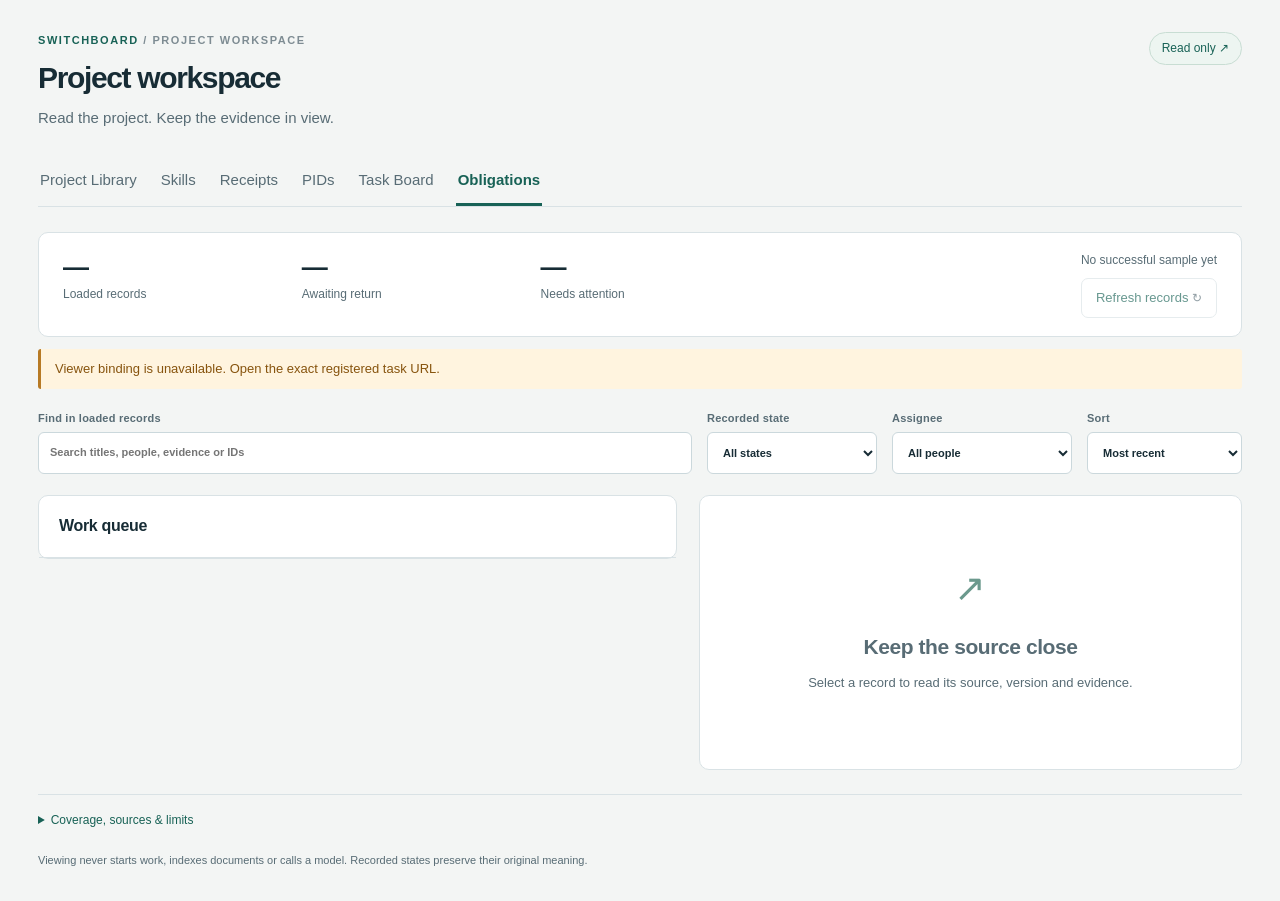
<file: inspector/role-panel.html>
<!doctype html>
<html lang="en"><head><meta charset="utf-8"><meta name="viewport" content="width=device-width,initial-scale=1"><title>Switchboard · Project workspace</title><link rel="stylesheet" href="/inspector/role-panel.css"><script defer src="/inspector/role-panel.js"></script></head>
<body><a class="skip" href="#records">Skip to records</a><main>
<header><div><p class="eyebrow">SWITCHBOARD <span> / PROJECT WORKSPACE</span></p><h1 id="title">Project workspace</h1><p id="purpose">Read the project. Keep the evidence in view.</p></div><span class="read-only">Read only <span aria-hidden="true">↗</span></span></header>
<nav id="sections" aria-label="Workspace sections"><button data-section="documents">Project Library</button><button data-section="skills">Skills</button><button data-section="receipts">Receipts</button><button data-section="pids">PIDs</button><button data-section="tasks">Task Board</button><button data-section="work">Obligations</button></nav>
<section class="summary" aria-label="Loaded records"><div><strong id="count">—</strong><span>Loaded records</span></div><div><strong id="open-count">—</strong><span id="open-label">Awaiting return</span></div><div><strong id="attention-count">—</strong><span>Needs attention</span></div><div class="sample"><span id="freshness">No successful sample yet</span><button id="refresh" type="button">Refresh records <span aria-hidden="true">↻</span></button></div></section>
<p id="status" role="status" aria-live="polite" data-state="loading">Loading permitted project records…</p>
<div class="tools"><label>Find in loaded records<input id="search" type="search" placeholder="Search titles, people, evidence or IDs"></label><label>Recorded state<select id="state"><option value="">All states</option></select></label><label>Assignee<select id="assignee"><option value="">All people</option></select></label><label>Sort<select id="sort"><option value="recent">Most recent</option><option value="title">Title A–Z</option><option value="oldest">Oldest first</option></select></label></div>
<div class="workspace"><section class="list-pane"><div class="list-heading"><h2 id="section-title">Project records</h2><span id="visible-count"></span></div><div id="records" tabindex="-1" aria-label="Records"></div><button id="more" type="button" hidden>Load next page</button></section>
<aside id="detail" aria-label="Selected record"><div class="empty-detail"><span aria-hidden="true">↗</span><h2>Keep the source close</h2><p>Select a record to read its source, version and evidence.</p></div></aside></div>
<details class="coverage"><summary>Coverage, sources &amp; limits</summary><p id="coverage">No successful sample yet. Unavailable does not mean empty.</p><ul id="limits"></ul><p id="binding"></p><p id="external"></p></details>
<footer>Viewing never starts work, indexes documents or calls a model. Recorded states preserve their original meaning.</footer>
</main></body></html>
</file>
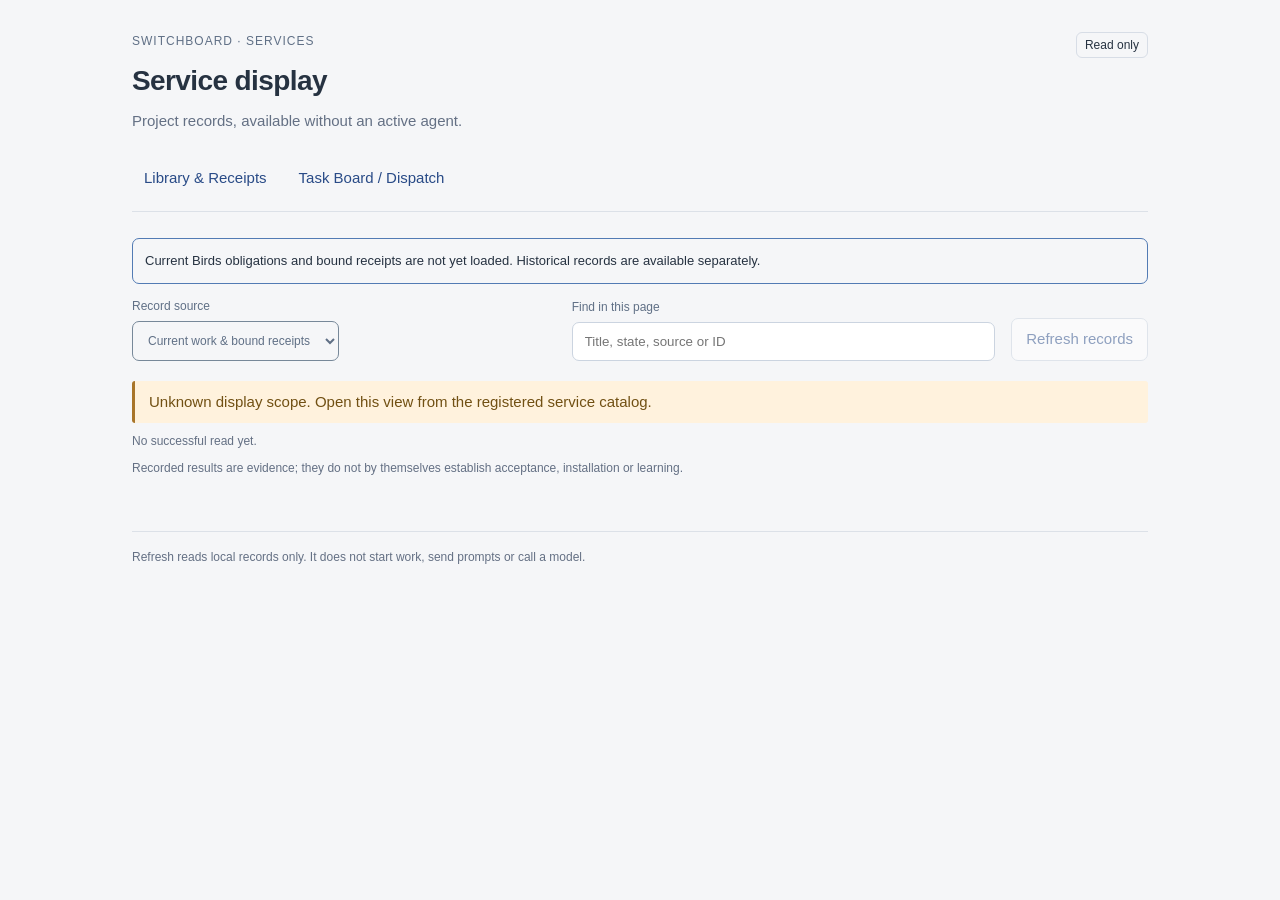
<file: inspector/service-display.html>
<!doctype html>
<html lang="en"><head><meta charset="utf-8"><meta name="viewport" content="width=device-width,initial-scale=1">
<title>Switchboard · Services</title><link rel="stylesheet" href="/inspector/service-display.css">
<script src="/inspector/service-display.js" defer></script></head>
<body><main>
<header><div><p class="eyebrow">Switchboard · Services</p><h1 id="title">Service display</h1><p class="sub">Project records, available without an active agent.</p></div><span class="badge">Read only</span></header>
<nav aria-label="Project services"><a id="library-link">Library &amp; Receipts</a><a id="dispatch-link">Task Board / Dispatch</a></nav>
<p id="coverage" class="coverage">Current Birds obligations and bound receipts are not yet loaded. Historical records are available separately.</p>
<section class="toolbar"><label>Record source<select id="record-source"><option value="current">Current work &amp; bound receipts</option><option value="historical">Historical records / index</option></select></label><label>Find in this page<input id="search" type="search" placeholder="Title, state, source or ID"></label><button id="refresh" type="button">Refresh records</button></section>
<div id="status" role="status" aria-live="polite" data-state="loading">Loading project records…</div>
<p id="freshness" class="meta">No successful read yet.</p>
<p id="boundary" class="meta">Recorded results are evidence; they do not by themselves establish acceptance, installation or learning.</p>
<details id="sources" hidden><summary>Sources and indexing</summary><div id="source-content"></div></details>
<section id="records" aria-label="Project records"></section>
<button id="more" type="button" hidden>Load next page</button>
<section id="detail" aria-label="Selected record" hidden></section>
<footer>Refresh reads local records only. It does not start work, send prompts or call a model.</footer>
</main></body></html>
</file>
<file: inspector/role-panel.css>
:root{color-scheme:light;--ink:#172c35;--muted:#586c75;--line:#d9e2e5;--paper:#fff;--accent:#186256;--soft:#edf5f1;--warn:#87540e}*{box-sizing:border-box}body{margin:0;background:#f3f5f4;color:var(--ink);font:15px/1.55 -apple-system,BlinkMacSystemFont,"Segoe UI",sans-serif}main{max-width:1740px;margin:auto;padding:32px 38px}button,input,select{font:inherit}button,a,input,select,summary{outline-offset:4px}button:focus-visible,a:focus-visible,input:focus-visible,select:focus-visible,summary:focus-visible{outline:3px solid #138171}button{cursor:pointer;border:1px solid var(--line);border-radius:7px;background:white;color:var(--ink);padding:9px 14px}button:disabled{cursor:wait;opacity:.65}button:hover{border-color:var(--accent)}header{display:flex;align-items:flex-start;justify-content:space-between;gap:20px;padding-bottom:27px}.eyebrow{font-size:11px;letter-spacing:.14em;font-weight:750;margin:0 0 12px;color:var(--accent)}.eyebrow span{color:#7e8c93}h1{font-size:30px;letter-spacing:-.045em;margin:0;line-height:1.15}header p:last-child{margin:10px 0 0;color:var(--muted);max-width:770px}.read-only{font-size:12px;padding:6px 12px;background:var(--soft);border:1px solid #c8ddd3;border-radius:30px;color:var(--accent);white-space:nowrap}nav{display:flex;border-bottom:1px solid var(--line);gap:20px;overflow-x:auto;margin-bottom:25px}nav button{border:0;border-bottom:3px solid transparent;border-radius:0;background:none;padding:12px 2px;color:var(--muted);white-space:nowrap}nav button[aria-current="page"]{color:var(--accent);border-bottom-color:var(--accent);font-weight:700}.summary{display:grid;grid-template-columns:1fr 1fr 1fr 2fr;gap:20px;background:white;border:1px solid var(--line);border-radius:10px;padding:18px 24px}.summary>div{display:flex;flex-direction:column}.summary strong{font-size:26px;line-height:1.3;font-weight:650}.summary span{font-size:12px;color:var(--muted)}.summary .sample{align-items:flex-end;justify-content:center;gap:8px}.sample button{font-size:13px;color:var(--accent)}#status{margin:12px 0;font-size:13px;color:var(--muted);min-height:22px}#status[data-state="error"],#status[data-state="stale"]{background:#fff4df;color:var(--warn);padding:10px 14px;border-left:3px solid #b77a25;border-radius:3px}.tools{display:grid;grid-template-columns:minmax(0,1fr) 195px 165px;gap:15px;margin:21px 0}.tools label{font-size:11px;font-weight:650;letter-spacing:.02em;color:var(--muted)}input,select{width:100%;border:1px solid #cbd8dc;background:#fff;border-radius:6px;padding:10px 11px;margin-top:5px;min-height:42px;color:var(--ink)}.workspace{display:grid;grid-template-columns:minmax(0,1fr) minmax(300px,.85fr);align-items:start;gap:22px}.list-pane,aside{min-width:0;border:1px solid var(--line);border-radius:10px;background:var(--paper)}.list-heading{display:flex;justify-content:space-between;align-items:center;padding:18px 20px;border-bottom:1px solid var(--line)}h2{font-size:16px;margin:0;letter-spacing:-.02em}.list-heading span{font-size:12px;color:var(--muted)}.record{width:100%;display:block;text-align:left;border:0;border-radius:0;padding:18px 20px;background:white;border-bottom:1px solid #e7edee;min-width:0}.record:last-child{border-bottom:0;border-radius:0 0 10px 10px}.record:hover{background:#f6faf8}.record[aria-pressed="true"]{background:#edf5f1;box-shadow:inset 3px 0 var(--accent)}.record .line{display:flex;justify-content:space-between;gap:12px;align-items:flex-start}.record h3{font-size:15px;line-height:1.35;letter-spacing:-.015em;margin:0;font-weight:650;overflow-wrap:anywhere}.pill{font-size:10px;font-weight:650;line-height:1.4;white-space:normal;padding:4px 7px;border-radius:4px;max-width:140px;flex-shrink:0;background:#edf1f3;color:#465d68}.pill.attention{background:#fff1d8;color:#8b5b12}.record p{margin:8px 0;color:var(--muted);font-size:12px;display:-webkit-box;-webkit-line-clamp:2;-webkit-box-orient:vertical;overflow:hidden;overflow-wrap:anywhere}.record small{font-size:11px;color:#6e8088}.empty,.empty-detail{padding:40px 25px;text-align:center;color:var(--muted)}.empty-detail>span{font-size:38px;color:#6b998d}.empty-detail h2{margin:15px 0 7px}.empty-detail p{font-size:13px}aside{padding:23px;position:sticky;top:20px;max-height:calc(100vh - 40px);overflow:auto}aside h2{font-size:21px;line-height:1.3;margin:7px 0 15px;overflow-wrap:anywhere}aside h3{font-size:12px;text-transform:uppercase;letter-spacing:.06em;color:var(--muted);margin-top:23px}aside p{font-size:13px;overflow-wrap:anywhere}aside pre{font:12px/1.6 ui-monospace,SFMono-Regular,monospace;white-space:pre-wrap;overflow-wrap:anywhere;background:#f5f7f6;border:1px solid #e3e9e7;border-radius:6px;padding:12px;max-height:450px;overflow:auto}aside dl{display:grid;grid-template-columns:110px minmax(0,1fr);gap:7px;font-size:12px}aside dt{color:var(--muted)}aside dd{margin:0;overflow-wrap:anywhere}aside details{margin:18px 0}aside summary{font-size:12px;color:var(--accent);cursor:pointer}.detail-top{display:flex;justify-content:space-between;align-items:center;gap:10px}.detail-top button{font-size:12px;padding:5px 9px}#more{margin:15px 20px}footer{font-size:11px;color:var(--muted);margin-top:22px}.coverage{font-size:12px;margin-top:24px;color:var(--muted);padding-top:16px;border-top:1px solid var(--line)}.coverage summary{cursor:pointer;color:var(--accent)}.coverage p,.coverage li{overflow-wrap:anywhere}.skip{position:absolute;left:-9999px}.skip:focus{left:15px;top:8px;z-index:100;background:white;padding:8px}a{color:var(--accent)}@media(min-width:1500px){.workspace{grid-template-columns:minmax(0,1.15fr) minmax(380px,1fr)}main{padding:42px 55px}.record{padding:21px 23px}.record h3{font-size:16px}}@media(max-width:1000px){main{padding:22px}.workspace{grid-template-columns:minmax(0,1fr) minmax(280px,.8fr);gap:14px}.summary{padding:15px;gap:10px}.tools{grid-template-columns:minmax(0,1fr) 150px 135px;gap:10px}nav{gap:16px}h1{font-size:26px}.record .line{flex-direction:column;gap:6px}.record{padding:15px}.summary .sample span{font-size:10px}.summary strong{font-size:22px}}@media(max-width:700px){main{padding:16px}.workspace{grid-template-columns:1fr}aside{position:static;max-height:none}.summary{grid-template-columns:1fr 1fr 1fr}.summary .sample{grid-column:1/-1;align-items:flex-start}.tools{grid-template-columns:1fr 1fr}.tools label:first-child{grid-column:1/-1}header{gap:10px}.read-only{display:none}nav{gap:15px}}

.related{display:block;margin:9px 0;text-align:left;font-size:12px;width:100%} @media(max-width:700px){nav{flex-wrap:wrap;gap:4px 17px;overflow:visible}nav button{padding:9px 2px}h1{font-size:24px}aside{scroll-margin-top:12px}.summary{padding:12px}.coverage{margin-top:16px}}

.tools{grid-template-columns:minmax(0,1fr) 170px 180px 155px}@media(max-width:1000px){.tools{grid-template-columns:1fr 1fr}.tools label:first-child{grid-column:1/-1}}
</file>
<file: inspector/service-display.css>
:root{font:15px/1.5 -apple-system,BlinkMacSystemFont,"Segoe UI",sans-serif;color:#263241;background:#f5f6f8;color-scheme:light}*{box-sizing:border-box}body{margin:0}main{max-width:1080px;margin:auto;padding:32px}header{display:flex;justify-content:space-between;gap:20px;align-items:flex-start}h1{font-size:28px;letter-spacing:-.6px;margin:0 0 8px}h2{font-size:18px;margin:0}.eyebrow{color:#607086;font-size:12px;text-transform:uppercase;letter-spacing:1px;margin:0 0 10px}.sub,.meta,footer{color:#647084}.sub{margin:0}.badge,.state{border:1px solid #d7dde6;border-radius:6px;padding:3px 8px;font-size:12px;white-space:nowrap}nav{display:flex;gap:8px;margin:26px 0;border-bottom:1px solid #dce1e8;padding-bottom:14px}a,button{color:#294b87}nav a{padding:8px 12px;text-decoration:none;border-radius:7px}nav a[aria-current=page]{background:#e5ebf5;color:#183767;font-weight:650}button{border:1px solid #cbd4e0;background:white;padding:9px 14px;border-radius:7px;font:inherit;cursor:pointer}button:disabled{opacity:.5;cursor:default}button:hover:not(:disabled){background:#edf2fa}a:focus-visible,button:focus-visible,input:focus-visible{outline:3px solid #7499dc;outline-offset:2px}.toolbar{display:flex;align-items:flex-end;gap:16px;margin-bottom:20px}.toolbar label{flex:1;color:#607086;font-size:12px}input{display:block;width:100%;margin-top:6px;padding:11px 12px;border:1px solid #cbd4e0;border-radius:7px;background:white;color:inherit;font:15px inherit}#status{border-left:3px solid #527bb4;padding:10px 14px;background:#eaf0f8;border-radius:3px}#status[data-state=stale],#status[data-state=error],#status[data-state=offline]{background:#fff2dd;border-color:#a87529;color:#715013}.meta{font-size:12px;margin:9px 0}#records{display:grid;gap:10px;margin:22px 0}.record{padding:18px;background:#fff;border:1px solid #dce1e8;border-radius:9px;overflow-wrap:anywhere}.record-top{display:flex;justify-content:space-between;gap:16px;align-items:flex-start}.record p{margin:8px 0;font-size:14px}.record button{font-size:13px;margin-top:9px}pre,.path{white-space:pre-wrap;overflow-wrap:anywhere;font:12px/1.6 ui-monospace,SFMono-Regular,monospace}#detail{background:#fff;border:1px solid #cbd4e0;border-radius:9px;padding:22px;margin:20px 0}summary{cursor:pointer;color:#526881}details{margin:16px 0}.empty{padding:36px;border:1px dashed #ccd4df;border-radius:9px;text-align:center;color:#647084}footer{margin:32px 0 10px;border-top:1px solid #dce1e8;padding-top:16px;font-size:12px}[hidden]{display:none!important}@media(max-width:600px){main{padding:20px}header,.record-top{display:block}.badge{display:inline-block;margin-top:12px}.toolbar{align-items:stretch;flex-direction:column}nav{flex-wrap:wrap}.state{display:inline-block;margin-top:8px}}@media(prefers-color-scheme:dark){:root{background:#191d24;color:#e0e6f0;color-scheme:dark}.record,#detail,button,input{background:#232a34;border-color:#3b4656}nav{border-color:#3b4656}a,button{color:#a9c8fa}.sub,.meta,footer,.eyebrow,.toolbar label{color:#a2afc1}nav a[aria-current=page],#status{background:#293c56;color:#c8dcfc}#status[data-state=stale],#status[data-state=error],#status[data-state=offline]{background:#443824;color:#f3d299}button:hover:not(:disabled){background:#30425e}summary{color:#afc5e4}}

.coverage{border:1px solid #527bb4;border-radius:7px;padding:12px;font-size:13px}select{display:block;padding:11px;margin-top:6px;max-width:100%;font:inherit;color:inherit;background:transparent;border:1px solid #789;border-radius:7px}.toolbar label{min-width:0}.state{white-space:normal}
</file>
